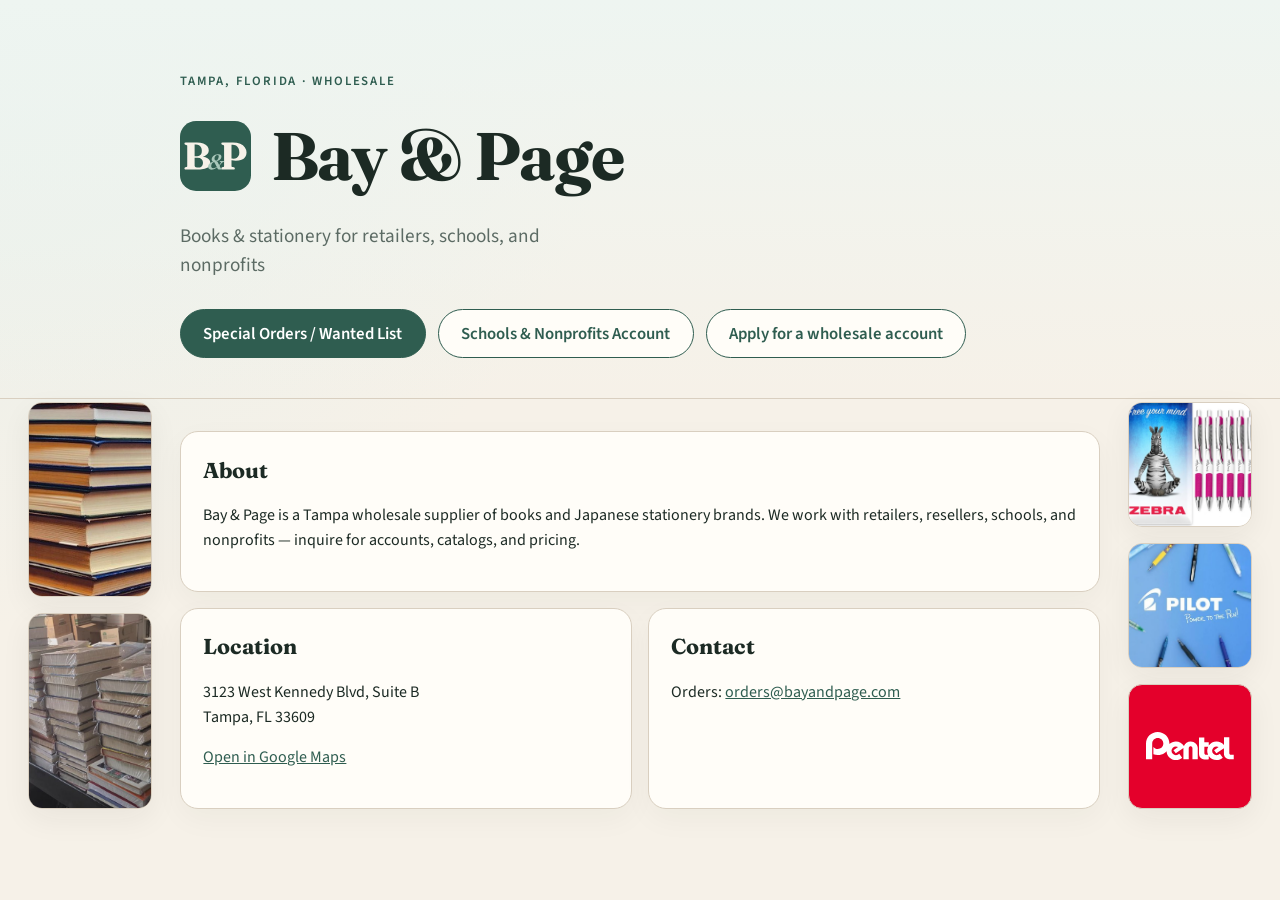
<file: index.html>
<!DOCTYPE html>
<html lang="en">
<head>
  <meta charset="utf-8" />
  <meta name="viewport" content="width=device-width, initial-scale=1" />
  <title>Bay &amp; Page — Wholesale Books &amp; Stationery | Tampa, FL</title>
  <meta name="description" content="Bay &amp; Page supplies books and stationery wholesale to retailers, resellers, schools, and nonprofits in Tampa and beyond." />
  <link rel="icon" href="/favicon.ico" sizes="any" />
  <link rel="icon" href="/favicon.svg" type="image/svg+xml" />
  <link rel="icon" href="/favicon-32.png" type="image/png" sizes="32x32" />
  <link rel="icon" href="/favicon-16.png" type="image/png" sizes="16x16" />
  <link rel="apple-touch-icon" href="/apple-touch-icon.png" sizes="180x180" />
  <link rel="preconnect" href="https://fonts.googleapis.com" />
  <link rel="preconnect" href="https://fonts.gstatic.com" crossorigin />
  <link href="https://fonts.googleapis.com/css2?family=Fraunces:opsz,wght@9..144,500;9..144,700&family=Source+Sans+3:wght@400;600&display=swap" rel="stylesheet" />
  <link rel="stylesheet" href="/styles.css?v=19" />
</head>
<body>
  <div class="page">
  <header class="site-header">
    <div class="wrap">
      <p class="eyebrow">Tampa, Florida · Wholesale</p>
      <h1 class="brand"><img class="logo-mark" src="/logo-mark.svg" alt="Bay &amp; Page logo" width="40" height="40" /><span>Bay &amp; Page</span></h1>
      <p class="tagline">Books &amp; stationery for retailers, schools, and nonprofits</p>
      <nav class="quick-nav quick-nav-home" aria-label="Wholesale tools">
        <a class="btn" href="/special-orders/">Special Orders / Wanted List</a>
        <a class="btn btn-ghost" href="/schools-businesses/">Schools &amp; Nonprofits Account</a>
        <a class="btn btn-ghost" href="/wholesale/">Apply for a wholesale account</a>
      </nav>
    </div>
  </header>

  <main class="wrap">
    <section class="card about">
      <h2>About</h2>
      <p>
        Bay &amp; Page is a Tampa wholesale supplier of books and Japanese
        stationery brands.
        We work with retailers, resellers, schools, and nonprofits — inquire
        for accounts, catalogs, and pricing.
      </p>
    </section>

    <section class="grid">
      <article class="card">
        <h2>Location</h2>
        <p>
          3123 West Kennedy Blvd, Suite B<br />
          Tampa, FL 33609
        </p>
        <p>
          <a href="https://maps.google.com/?q=3123+West+Kennedy+Blvd,+Suite+B,+Tampa,+FL+33609">Open in Google Maps</a>
        </p>
      </article>

      <article class="card">
        <h2>Contact</h2>
        <p>
          Orders: <a href="mailto:orders@bayandpage.com">orders@bayandpage.com</a>
        </p>
      </article>
    </section>

    <!-- Brand logos as a small row on narrower screens (the right rail shows them on wide screens) -->
    <section class="brands-row" aria-label="Brands we carry">
      <p class="brands-row-label">Brands we carry</p>
      <div class="brands-row-logos">
        <img src="/img/brands/zebra.svg" alt="Zebra" width="238" height="33" />
        <img src="/img/brands/pilot.svg" alt="Pilot" width="200" height="60" />
        <img src="/img/brands/pentel.svg" alt="Pentel" width="222" height="72" />
      </div>
    </section>
  </main>

  <!-- Side rails (desktop only, 1240px and wider). They sit in the page margins and never move the centered content. Photos: Bay &amp; Page warehouse. -->
  <aside class="rail rail-books" aria-label="Books">
    <figure class="rail-slot photo-card"><img src="/img/books/old-hardcovers.jpg" alt="A tall stack of hardcover books" width="630" height="484" /></figure>
    <figure class="rail-slot photo-card"><img src="/img/books/wh-stacks.jpg" alt="Shrink-wrapped stacks of hardcover books in our warehouse" width="640" height="524" /></figure>
  </aside>

  <aside class="rail rail-brands" aria-label="Brands we carry">
    <figure class="rail-slot photo-card"><img src="/img/brands/zebra-photo.jpg" alt="Zebra" width="601" height="548" /></figure>
    <figure class="rail-slot photo-card"><img src="/img/brands/pilot-photo.jpg" alt="Pilot" width="518" height="511" /></figure>
    <figure class="rail-slot photo-card pentel-card"><img src="/img/brands/pentel.svg" alt="Pentel" width="222" height="72" /></figure>
  </aside>
  </div>
</body>
</html>
</file>
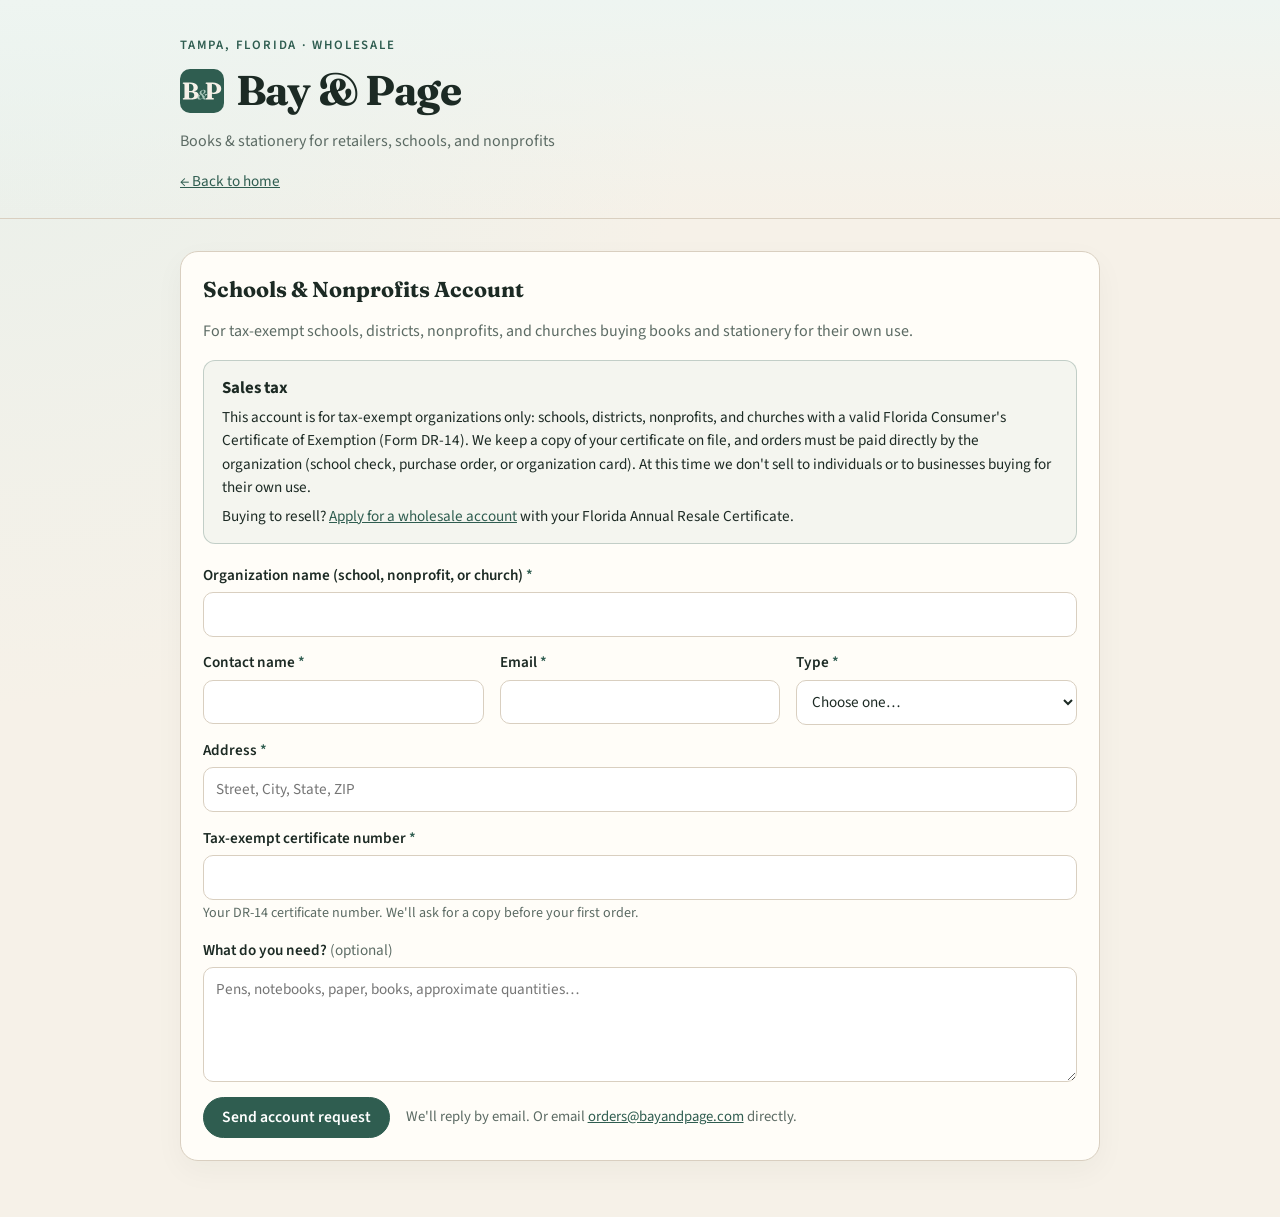
<file: schools-businesses/index.html>
<!DOCTYPE html>
<html lang="en">
<head>
  <meta charset="utf-8" />
  <meta name="viewport" content="width=device-width, initial-scale=1" />
  <title>Schools &amp; Nonprofits Account | Bay &amp; Page</title>
  <meta name="description" content="Open a Bay &amp; Page account for your tax-exempt school, district, nonprofit, or church buying books and stationery for its own use." />
  <link rel="icon" href="/favicon.ico" sizes="any" />
  <link rel="icon" href="/favicon.svg" type="image/svg+xml" />
  <link rel="icon" href="/favicon-32.png" type="image/png" sizes="32x32" />
  <link rel="icon" href="/favicon-16.png" type="image/png" sizes="16x16" />
  <link rel="apple-touch-icon" href="/apple-touch-icon.png" sizes="180x180" />
  <link rel="preconnect" href="https://fonts.googleapis.com" />
  <link rel="preconnect" href="https://fonts.gstatic.com" crossorigin />
  <link href="https://fonts.googleapis.com/css2?family=Fraunces:opsz,wght@9..144,500;9..144,700&family=Source+Sans+3:wght@400;600&display=swap" rel="stylesheet" />
  <link rel="stylesheet" href="/styles.css?v=19" />
</head>
<body>
  <header class="site-header site-header-sub">
    <div class="wrap">
      <p class="eyebrow">Tampa, Florida · Wholesale</p>
      <h1 class="site-title"><a class="home-link brand" href="/"><img class="logo-mark" src="/logo-mark.svg" alt="Bay &amp; Page logo" width="40" height="40" /><span>Bay &amp; Page</span></a></h1>
      <p class="tagline">Books &amp; stationery for retailers, schools, and nonprofits</p>
      <p class="back-link"><a href="/">← Back to home</a></p>
    </div>
  </header>

  <main class="wrap">
    <section class="card section" id="schools">
      <h2>Schools &amp; Nonprofits Account</h2>
      <p class="lead">
        For tax-exempt schools, districts, nonprofits, and churches buying books and stationery for their own use.
      </p>
      <div class="tax-note">
        <h3>Sales tax</h3>
        <p>This account is for tax-exempt organizations only: schools, districts, nonprofits, and churches with a valid Florida Consumer's Certificate of Exemption (Form DR-14). We keep a copy of your certificate on file, and orders must be paid directly by the organization (school check, purchase order, or organization card). At this time we don't sell to individuals or to businesses buying for their own use.</p>
        <p>Buying to resell? <a href="/wholesale/">Apply for a wholesale account</a> with your Florida Annual Resale Certificate.</p>
      </div>
      <form id="schools-form" class="form" aria-label="Schools &amp; Nonprofits Account" novalidate>
        <div class="form-grid">
          <label class="span-all"><span class="field-label">Organization name (school, nonprofit, or church) <span class="req" aria-hidden="true">*</span></span>
            <input type="text" name="organization" autocomplete="organization" maxlength="200" required />
          </label>
          <label><span class="field-label">Contact name <span class="req" aria-hidden="true">*</span></span>
            <input type="text" name="contact" autocomplete="name" maxlength="200" required />
          </label>
          <label><span class="field-label">Email <span class="req" aria-hidden="true">*</span></span>
            <input type="email" name="email" autocomplete="email" maxlength="254" required />
          </label>
          <label><span class="field-label">Type <span class="req" aria-hidden="true">*</span></span>
            <select name="type" required>
              <option value="">Choose one…</option>
              <option>School or district</option>
              <option>Nonprofit or church</option>
              <option>Other</option>
            </select>
          </label>
          <label class="span-all"><span class="field-label">Address <span class="req" aria-hidden="true">*</span></span>
            <input type="text" name="address" autocomplete="street-address" maxlength="300" placeholder="Street, City, State, ZIP" required />
          </label>
          <label class="span-all"><span class="field-label">Tax-exempt certificate number <span class="req" aria-hidden="true">*</span></span>
            <input type="text" name="exempt" maxlength="100" aria-describedby="exempt-help" required />
            <span class="field-help" id="exempt-help">Your DR-14 certificate number. We'll ask for a copy before your first order.</span>
          </label>
        </div>
        <label><span class="field-label">What do you need? <span class="optional">(optional)</span></span>
          <textarea name="needs" rows="4" maxlength="5000" placeholder="Pens, notebooks, paper, books, approximate quantities…"></textarea>
        </label>
        <!-- Spam honeypot (Web3Forms): hidden from people, left unchecked -->
        <input type="checkbox" name="botcheck" class="hidden" style="display: none;" tabindex="-1" autocomplete="off" aria-hidden="true" />
        <div class="form-actions">
          <button type="submit" class="btn">Send account request</button>
          <p class="form-note">We'll reply by email.
            Or email <a href="mailto:orders@bayandpage.com">orders@bayandpage.com</a> directly.</p>
        </div>
        <p class="form-status" role="status" aria-live="polite"></p>
      </form>
      <div class="form-success" role="status" aria-live="polite" hidden>
        <p>Thank you — we received your request and will reply by email from orders@bayandpage.com.</p>
        <button type="button" class="btn btn-ghost send-another">Send another request</button>
      </div>
    </section>
  </main>

  <script src="/forms.js?v=19"></script>
</body>
</html>
</file>
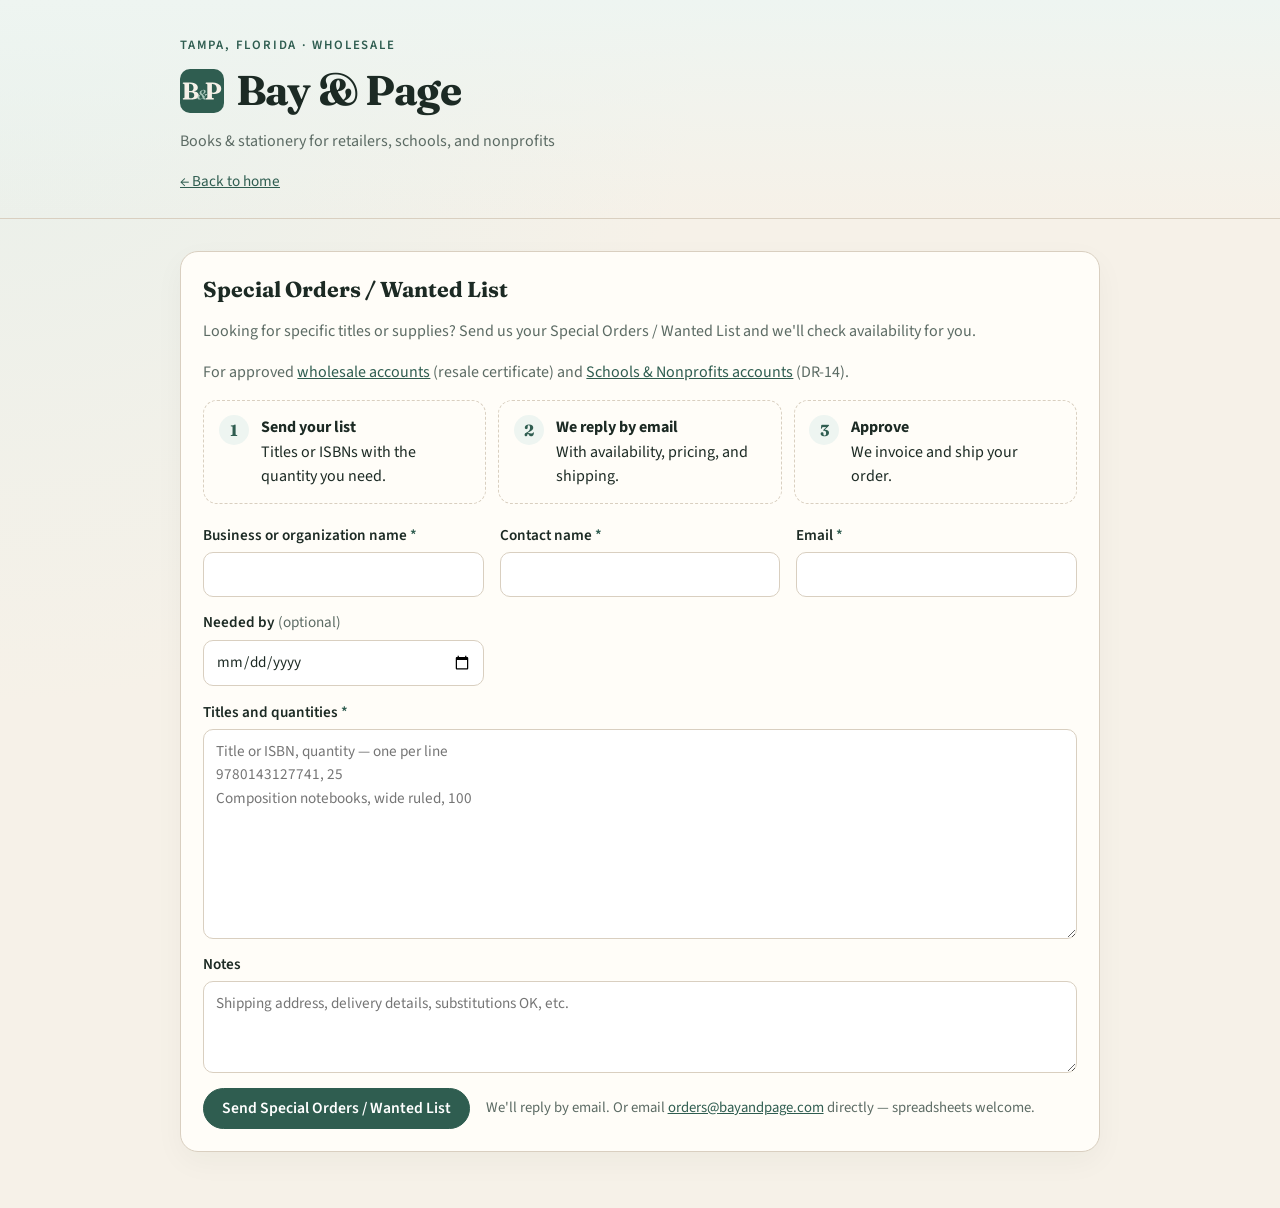
<file: special-orders/index.html>
<!DOCTYPE html>
<html lang="en">
<head>
  <meta charset="utf-8" />
  <meta name="viewport" content="width=device-width, initial-scale=1" />
  <title>Special Orders / Wanted List | Bay &amp; Page</title>
  <meta name="description" content="Send Bay &amp; Page your Special Orders / Wanted List of titles or ISBNs and quantities. We reply by email with availability, pricing, and shipping." />
  <link rel="icon" href="/favicon.ico" sizes="any" />
  <link rel="icon" href="/favicon.svg" type="image/svg+xml" />
  <link rel="icon" href="/favicon-32.png" type="image/png" sizes="32x32" />
  <link rel="icon" href="/favicon-16.png" type="image/png" sizes="16x16" />
  <link rel="apple-touch-icon" href="/apple-touch-icon.png" sizes="180x180" />
  <link rel="preconnect" href="https://fonts.googleapis.com" />
  <link rel="preconnect" href="https://fonts.gstatic.com" crossorigin />
  <link href="https://fonts.googleapis.com/css2?family=Fraunces:opsz,wght@9..144,500;9..144,700&family=Source+Sans+3:wght@400;600&display=swap" rel="stylesheet" />
  <link rel="stylesheet" href="/styles.css?v=19" />
</head>
<body>
  <header class="site-header site-header-sub">
    <div class="wrap">
      <p class="eyebrow">Tampa, Florida · Wholesale</p>
      <h1 class="site-title"><a class="home-link brand" href="/"><img class="logo-mark" src="/logo-mark.svg" alt="Bay &amp; Page logo" width="40" height="40" /><span>Bay &amp; Page</span></a></h1>
      <p class="tagline">Books &amp; stationery for retailers, schools, and nonprofits</p>
      <p class="back-link"><a href="/">← Back to home</a></p>
    </div>
  </header>

  <main class="wrap">
    <section class="card section" id="special-orders">
      <h2>Special Orders / Wanted List</h2>
      <p class="lead">
        Looking for specific titles or supplies? Send us your Special Orders / Wanted List
        and we'll check availability for you.
      </p>
      <p class="lead">
        For approved <a href="/wholesale/">wholesale accounts</a> (resale certificate) and
        <a href="/schools-businesses/">Schools &amp; Nonprofits accounts</a> (DR-14).
      </p>
      <ol class="steps">
        <li><span class="step-num">1</span><div><strong>Send your list</strong><br />Titles or ISBNs with the quantity you need.</div></li>
        <li><span class="step-num">2</span><div><strong>We reply by email</strong><br />With availability, pricing, and shipping.</div></li>
        <li><span class="step-num">3</span><div><strong>Approve</strong><br />We invoice and ship your order.</div></li>
      </ol>
      <form id="list-form" class="form" aria-label="Special Orders / Wanted List" novalidate>
        <div class="form-grid">
          <label><span class="field-label">Business or organization name <span class="req" aria-hidden="true">*</span></span>
            <input type="text" name="business" autocomplete="organization" maxlength="200" required />
          </label>
          <label><span class="field-label">Contact name <span class="req" aria-hidden="true">*</span></span>
            <input type="text" name="contact" autocomplete="name" maxlength="200" required />
          </label>
          <label><span class="field-label">Email <span class="req" aria-hidden="true">*</span></span>
            <input type="email" name="email" autocomplete="email" maxlength="254" required />
          </label>
          <label><span class="field-label">Needed by <span class="optional">(optional)</span></span>
            <input type="date" name="needed" />
          </label>
        </div>
        <label><span class="field-label">Titles and quantities <span class="req" aria-hidden="true">*</span></span>
          <textarea name="list" rows="8" maxlength="20000" required placeholder="Title or ISBN, quantity — one per line&#10;9780143127741, 25&#10;Composition notebooks, wide ruled, 100"></textarea>
        </label>
        <label><span class="field-label">Notes</span>
          <textarea name="notes" rows="3" maxlength="5000" placeholder="Shipping address, delivery details, substitutions OK, etc."></textarea>
        </label>
        <!-- Spam honeypot (Web3Forms): hidden from people, left unchecked -->
        <input type="checkbox" name="botcheck" class="hidden" style="display: none;" tabindex="-1" autocomplete="off" aria-hidden="true" />
        <div class="form-actions">
          <button type="submit" class="btn">Send Special Orders / Wanted List</button>
          <p class="form-note">We'll reply by email.
            Or email <a href="mailto:orders@bayandpage.com">orders@bayandpage.com</a> directly — spreadsheets welcome.</p>
        </div>
        <p class="form-status" role="status" aria-live="polite"></p>
      </form>
      <div class="form-success" role="status" aria-live="polite" hidden>
        <p>Thank you — we received your request and will reply by email from orders@bayandpage.com.</p>
        <button type="button" class="btn btn-ghost send-another">Send another request</button>
      </div>
    </section>
  </main>

  <script src="/forms.js?v=19"></script>
</body>
</html>
</file>
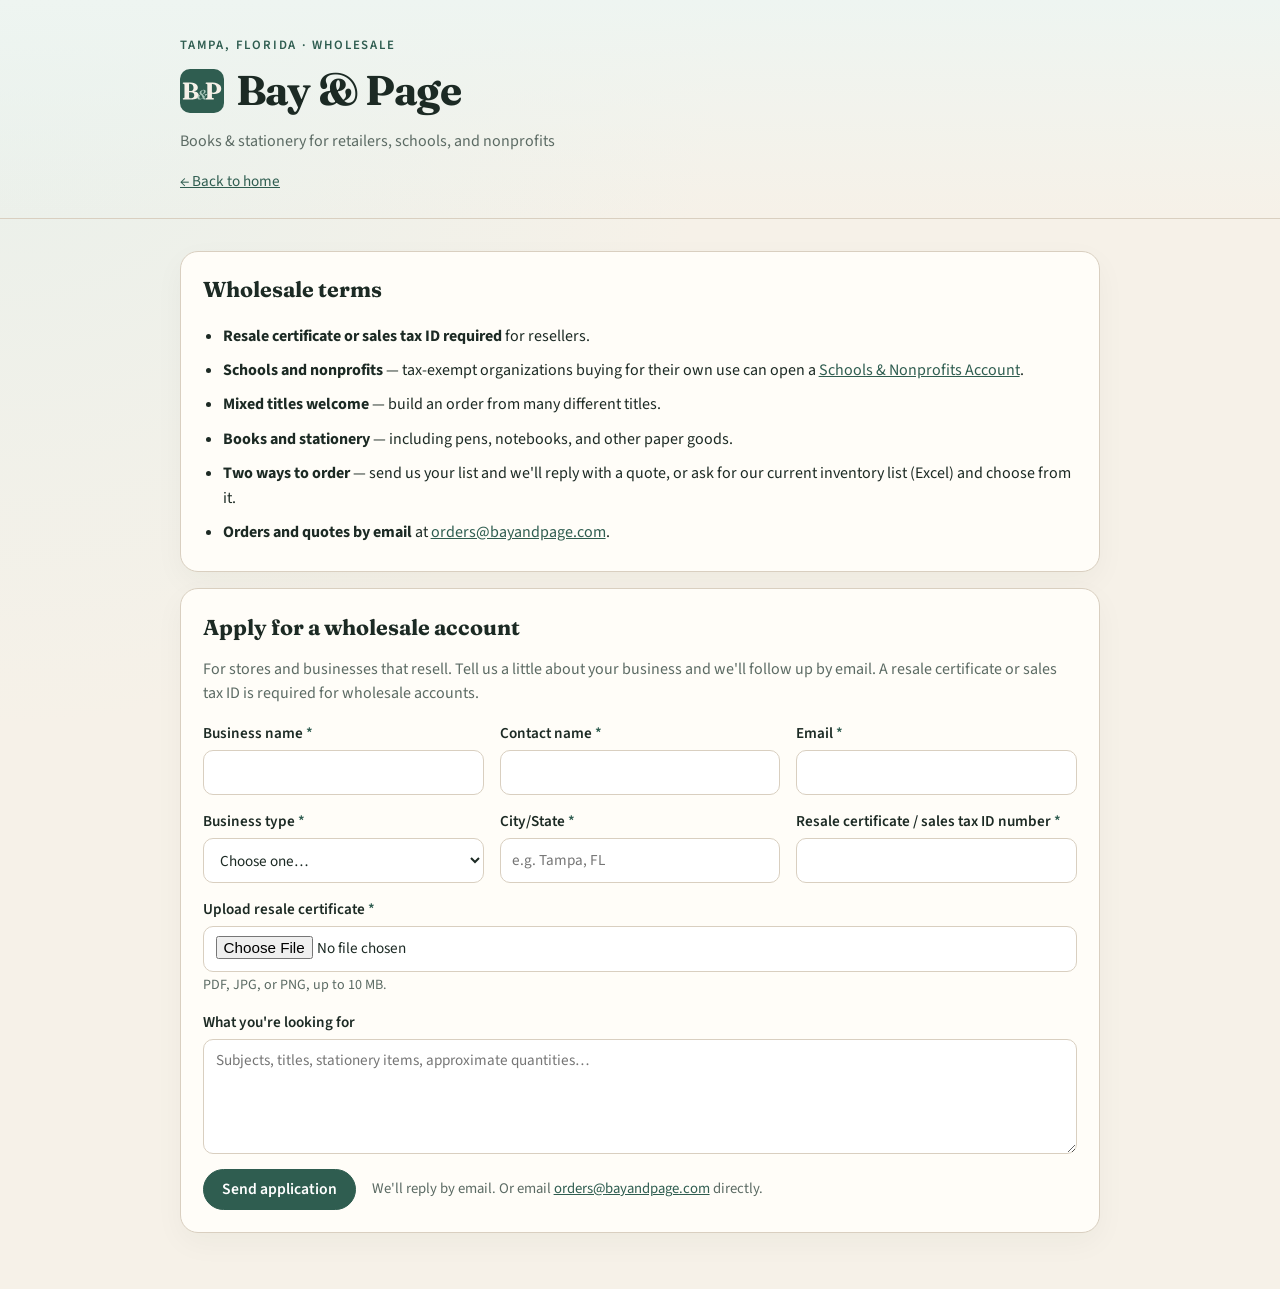
<file: wholesale/index.html>
<!DOCTYPE html>
<html lang="en">
<head>
  <meta charset="utf-8" />
  <meta name="viewport" content="width=device-width, initial-scale=1" />
  <title>Wholesale Account | Bay &amp; Page</title>
  <meta name="description" content="Apply for a Bay &amp; Page wholesale account — books and stationery for stores and businesses that resell, from Tampa, FL. A resale certificate or sales tax ID is required." />
  <link rel="icon" href="/favicon.ico" sizes="any" />
  <link rel="icon" href="/favicon.svg" type="image/svg+xml" />
  <link rel="icon" href="/favicon-32.png" type="image/png" sizes="32x32" />
  <link rel="icon" href="/favicon-16.png" type="image/png" sizes="16x16" />
  <link rel="apple-touch-icon" href="/apple-touch-icon.png" sizes="180x180" />
  <link rel="preconnect" href="https://fonts.googleapis.com" />
  <link rel="preconnect" href="https://fonts.gstatic.com" crossorigin />
  <link href="https://fonts.googleapis.com/css2?family=Fraunces:opsz,wght@9..144,500;9..144,700&family=Source+Sans+3:wght@400;600&display=swap" rel="stylesheet" />
  <link rel="stylesheet" href="/styles.css?v=19" />
</head>
<body>
  <header class="site-header site-header-sub">
    <div class="wrap">
      <p class="eyebrow">Tampa, Florida · Wholesale</p>
      <h1 class="site-title"><a class="home-link brand" href="/"><img class="logo-mark" src="/logo-mark.svg" alt="Bay &amp; Page logo" width="40" height="40" /><span>Bay &amp; Page</span></a></h1>
      <p class="tagline">Books &amp; stationery for retailers, schools, and nonprofits</p>
      <p class="back-link"><a href="/">← Back to home</a></p>
    </div>
  </header>

  <main class="wrap">
    <section class="card section" id="terms">
      <h2>Wholesale terms</h2>
      <ul class="terms">
        <li><strong>Resale certificate or sales tax ID required</strong> for resellers.</li>
        <li><strong>Schools and nonprofits</strong> — tax-exempt organizations buying for their own use can open a <a href="/schools-businesses/">Schools &amp; Nonprofits Account</a>.</li>
        <li><strong>Mixed titles welcome</strong> — build an order from many different titles.</li>
        <li><strong>Books and stationery</strong> — including pens, notebooks, and other paper goods.</li>
        <li><strong>Two ways to order</strong> — send us your list and we'll reply with a quote, or ask for our current inventory list (Excel) and choose from it.</li>
        <li><strong>Orders and quotes by email</strong> at <a href="mailto:orders@bayandpage.com">orders@bayandpage.com</a>.</li>
      </ul>
    </section>
    <section class="card section" id="apply">
      <h2>Apply for a wholesale account</h2>
      <p class="lead">
        For stores and businesses that resell.
        Tell us a little about your business and we'll follow up by email.
        A resale certificate or sales tax ID is required for wholesale accounts.
      </p>
      <form id="apply-form" class="form" action="https://formsubmit.co/orders@bayandpage.com" method="POST" enctype="multipart/form-data" novalidate>
        <!-- FormSubmit settings (https://formsubmit.co/documentation). _subject gets the business name added on submit. -->
        <input type="hidden" name="_subject" value="Wholesale account application" />
        <input type="hidden" name="_template" value="table" />
        <input type="hidden" name="_captcha" value="false" />
        <input type="hidden" name="_next" value="https://bayandpage.com/wholesale/thank-you/" />
        <input type="hidden" name="_replyto" value="" />
        <div class="form-grid">
          <label><span class="field-label">Business name <span class="req" aria-hidden="true">*</span></span>
            <input type="text" name="Business name" autocomplete="organization" maxlength="200" required />
          </label>
          <label><span class="field-label">Contact name <span class="req" aria-hidden="true">*</span></span>
            <input type="text" name="Contact name" autocomplete="name" maxlength="200" required />
          </label>
          <label><span class="field-label">Email <span class="req" aria-hidden="true">*</span></span>
            <input type="email" name="email" autocomplete="email" maxlength="254" required />
          </label>
          <label><span class="field-label">Business type <span class="req" aria-hidden="true">*</span></span>
            <select name="Business type" required>
              <option value="">Choose one…</option>
              <option>Bookstore/retailer</option>
              <option>Online seller</option>
              <option>Distributor</option>
              <option>Other reseller</option>
            </select>
          </label>
          <label><span class="field-label">City/State <span class="req" aria-hidden="true">*</span></span>
            <input type="text" name="City/State" maxlength="200" placeholder="e.g. Tampa, FL" required />
          </label>
          <label><span class="field-label">Resale certificate / sales tax ID number <span class="req" aria-hidden="true">*</span></span>
            <input type="text" name="Resale certificate / sales tax ID" maxlength="100" required />
          </label>
          <label class="span-all"><span class="field-label">Upload resale certificate <span class="req" aria-hidden="true">*</span></span>
            <input type="file" name="attachment" accept=".pdf,.jpg,.jpeg,.png" data-max-mb="10" aria-describedby="certificate-help" required />
            <span class="field-help" id="certificate-help">PDF, JPG, or PNG, up to 10 MB.</span>
          </label>
        </div>
        <label><span class="field-label">What you're looking for</span>
          <textarea name="What you're looking for" rows="4" maxlength="5000" placeholder="Subjects, titles, stationery items, approximate quantities…"></textarea>
        </label>
        <!-- Spam honeypot (FormSubmit): hidden from people, left empty -->
        <input type="text" name="_honey" class="hidden" style="display: none;" tabindex="-1" autocomplete="off" aria-hidden="true" />
        <div class="form-actions">
          <button type="submit" class="btn">Send application</button>
          <p class="form-note">We'll reply by email.
            Or email <a href="mailto:orders@bayandpage.com">orders@bayandpage.com</a> directly.</p>
        </div>
        <p class="form-status" role="status" aria-live="polite"></p>
      </form>
    </section>
  </main>

  <script src="/forms.js?v=19"></script>
</body>
</html>
</file>
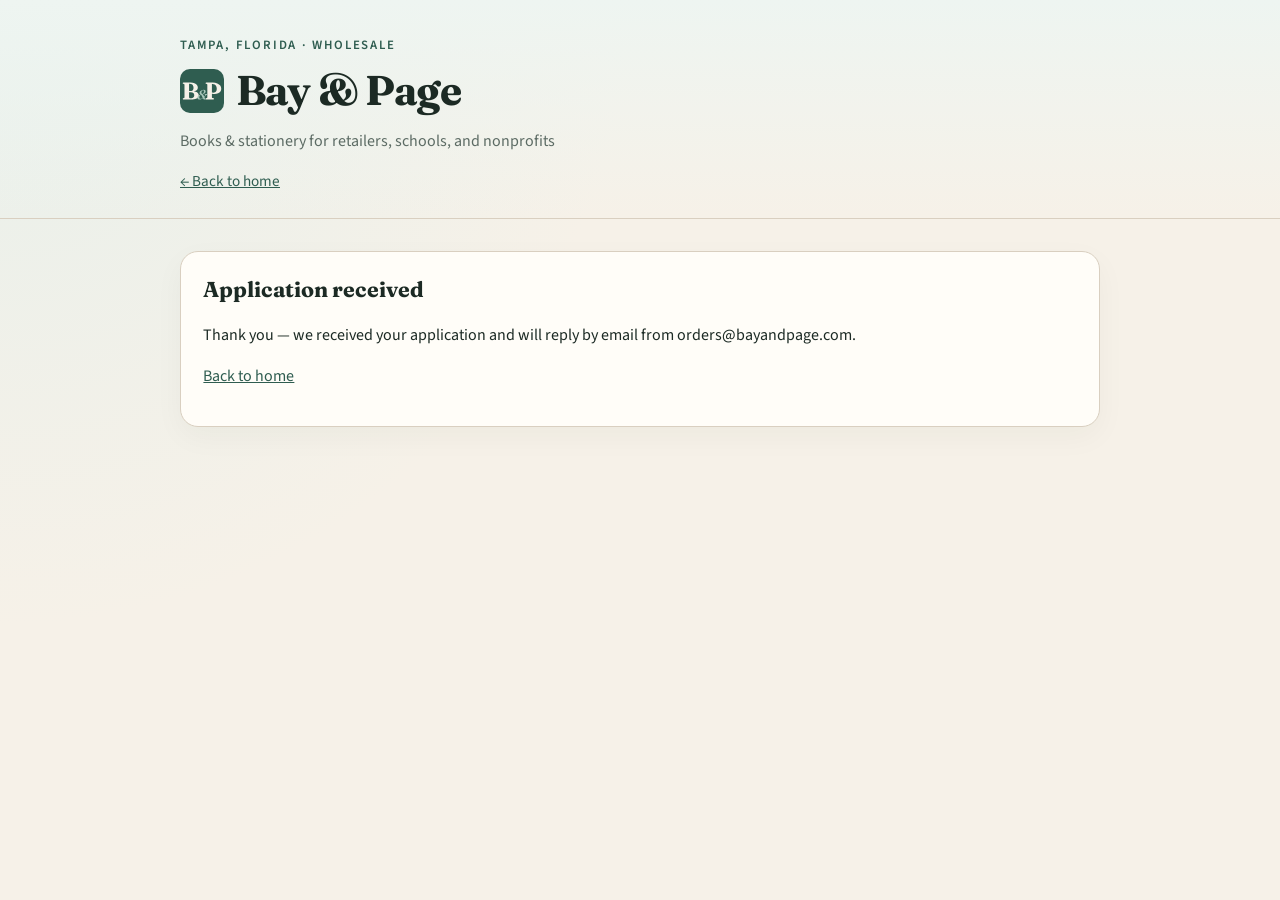
<file: wholesale/thank-you/index.html>
<!DOCTYPE html>
<html lang="en">
<head>
  <meta charset="utf-8" />
  <meta name="viewport" content="width=device-width, initial-scale=1" />
  <title>Application Received | Bay &amp; Page</title>
  <meta name="description" content="Thank you for applying for a Bay &amp; Page wholesale account." />
  <meta name="robots" content="noindex" />
  <link rel="icon" href="/favicon.ico" sizes="any" />
  <link rel="icon" href="/favicon.svg" type="image/svg+xml" />
  <link rel="icon" href="/favicon-32.png" type="image/png" sizes="32x32" />
  <link rel="icon" href="/favicon-16.png" type="image/png" sizes="16x16" />
  <link rel="apple-touch-icon" href="/apple-touch-icon.png" sizes="180x180" />
  <link rel="preconnect" href="https://fonts.googleapis.com" />
  <link rel="preconnect" href="https://fonts.gstatic.com" crossorigin />
  <link href="https://fonts.googleapis.com/css2?family=Fraunces:opsz,wght@9..144,500;9..144,700&family=Source+Sans+3:wght@400;600&display=swap" rel="stylesheet" />
  <link rel="stylesheet" href="/styles.css?v=19" />
</head>
<body>
  <header class="site-header site-header-sub">
    <div class="wrap">
      <p class="eyebrow">Tampa, Florida · Wholesale</p>
      <h1 class="site-title"><a class="home-link brand" href="/"><img class="logo-mark" src="/logo-mark.svg" alt="Bay &amp; Page logo" width="40" height="40" /><span>Bay &amp; Page</span></a></h1>
      <p class="tagline">Books &amp; stationery for retailers, schools, and nonprofits</p>
      <p class="back-link"><a href="/">← Back to home</a></p>
    </div>
  </header>

  <main class="wrap">
    <section class="card section" id="thank-you">
      <h2>Application received</h2>
      <p>Thank you — we received your application and will reply by email from orders@bayandpage.com.</p>
      <p><a href="/">Back to home</a></p>
    </section>
  </main>
</body>
</html>
</file>
<file: styles.css>
:root {
  --ink: #1c2a24;
  --paper: #f6f1e8;
  --card: #fffdf8;
  --accent: #2f5d50;
  --line: #d9cfc0;
  --muted: #5c6b64;
}
* { box-sizing: border-box; }
body {
  margin: 0;
  font-family: "Source Sans 3", system-ui, sans-serif;
  color: var(--ink);
  background:
    radial-gradient(circle at top left, #e8f0eb 0, transparent 40%),
    var(--paper);
  line-height: 1.55;
}
.wrap { width: min(920px, calc(100% - 2rem)); margin: 0 auto; }
.site-header {
  padding: 4.5rem 0 2.5rem;
  border-bottom: 1px solid var(--line);
  background: linear-gradient(180deg, #eef5f1, transparent);
}
.eyebrow {
  text-transform: uppercase;
  letter-spacing: 0.14em;
  font-size: 0.8rem;
  color: var(--accent);
  margin: 0 0 0.75rem;
  font-weight: 600;
}
h1 {
  font-family: Fraunces, Georgia, serif;
  font-size: clamp(2.6rem, 7vw, 4.2rem);
  margin: 0;
  font-weight: 700;
  letter-spacing: -0.02em;
}
.tagline {
  margin: 0.85rem 0 0;
  font-size: 1.2rem;
  color: var(--muted);
  max-width: 28rem;
}
main { padding: 2rem 0 3.5rem; }
.card {
  background: var(--card);
  border: 1px solid var(--line);
  border-radius: 18px;
  padding: 1.35rem 1.4rem;
  box-shadow: 0 10px 30px rgba(28, 42, 36, 0.04);
}
.about { margin-bottom: 1rem; }
h2 {
  font-family: Fraunces, Georgia, serif;
  font-size: 1.35rem;
  margin: 0 0 0.75rem;
}
.grid {
  display: grid;
  gap: 1rem;
  grid-template-columns: repeat(auto-fit, minmax(240px, 1fr));
}
.hours { list-style: none; padding: 0; margin: 0; }
.hours li {
  display: flex;
  justify-content: space-between;
  gap: 1rem;
  padding: 0.35rem 0;
  border-bottom: 1px dashed var(--line);
}
.hours li:last-child { border-bottom: 0; }
a { color: var(--accent); }

/* ---- Quick nav (header) ---- */
.quick-nav {
  display: flex;
  flex-wrap: wrap;
  gap: 0.6rem;
  margin-top: 1.5rem;
}
.btn {
  display: inline-block;
  font: inherit;
  font-weight: 600;
  font-size: 0.98rem;
  line-height: 1.2;
  padding: 0.65rem 1.1rem;
  border-radius: 999px;
  border: 1px solid var(--accent);
  background: var(--accent);
  color: #fff;
  text-decoration: none;
  cursor: pointer;
}
.btn:hover { background: #264c41; border-color: #264c41; }
.btn-ghost { background: var(--card); color: var(--accent); border-color: var(--line); }
.btn-ghost:hover { background: #eef5f1; border-color: var(--accent); }
.btn:focus-visible { outline: 3px solid rgba(47, 93, 80, 0.35); outline-offset: 2px; }

/* ---- New sections ---- */
html { scroll-behavior: smooth; }
.section { margin-top: 1rem; scroll-margin-top: 1rem; }
.lead { margin: 0 0 1rem; color: var(--muted); }
.terms { margin: 0; padding-left: 1.2rem; }
.terms li { padding: 0.3rem 0; }

.steps {
  list-style: none;
  padding: 0;
  margin: 0 0 1.25rem;
  display: grid;
  gap: 0.75rem;
  grid-template-columns: repeat(auto-fit, minmax(200px, 1fr));
}
.steps li {
  display: flex;
  gap: 0.75rem;
  align-items: flex-start;
  padding: 0.85rem 0.9rem;
  border: 1px dashed var(--line);
  border-radius: 14px;
}
.step-num {
  flex: 0 0 auto;
  width: 1.9rem;
  height: 1.9rem;
  border-radius: 50%;
  background: #eef5f1;
  color: var(--accent);
  font-family: Fraunces, Georgia, serif;
  font-weight: 700;
  display: grid;
  place-items: center;
}

/* ---- Forms ---- */
.form { display: grid; gap: 0.9rem; }
.form-grid {
  display: grid;
  gap: 0.9rem 1rem;
  grid-template-columns: repeat(auto-fit, minmax(240px, 1fr));
}
.form label {
  display: grid;
  gap: 0.3rem;
  font-weight: 600;
  font-size: 0.95rem;
}
.form input,
.form select,
.form textarea {
  font: inherit;
  font-weight: 400;
  color: var(--ink);
  background: #fff;
  border: 1px solid var(--line);
  border-radius: 10px;
  padding: 0.6rem 0.7rem;
  width: 100%;
}
.form textarea { resize: vertical; }
.form input:focus,
.form select:focus,
.form textarea:focus {
  outline: none;
  border-color: var(--accent);
  box-shadow: 0 0 0 3px rgba(47, 93, 80, 0.15);
}
.form .invalid { border-color: #a4452f; }
.req { color: var(--accent); }
.optional { color: var(--muted); font-weight: 400; }
.form-actions {
  display: flex;
  flex-wrap: wrap;
  align-items: center;
  gap: 0.75rem 1rem;
}
.form-note { margin: 0; color: var(--muted); font-size: 0.92rem; flex: 1 1 18rem; }
.form-status { margin: 0; font-size: 0.95rem; }
.form-status:empty { display: none; }
.form-status.error { color: #a4452f; }
.form-status.ok { color: var(--accent); }
.form-status.warn { color: #7a5a1c; }
.field-label { display: block; }
.form-status.sending { color: var(--muted); }
.form-success {
  background: #eef5f1;
  border: 1px solid var(--line);
  border-radius: 14px;
  padding: 1rem 1.1rem;
  color: var(--accent);
}
.form-success p { margin: 0 0 0.75rem; font-weight: 600; }
.form-success:focus { outline: none; }
.btn:disabled { opacity: 0.7; cursor: wait; }
[hidden] { display: none !important; }
.form-grid { align-items: start; }
.field-help { font-weight: 400; font-size: 0.88rem; color: var(--muted); line-height: 1.4; }
.form-grid .span-all { grid-column: 1 / -1; }

/* ---- Multi-page: home buttons and subpage header ---- */
.quick-nav-home { gap: 0.75rem; margin-top: 1.75rem; }
.quick-nav-home .btn { padding: 0.85rem 1.4rem; font-size: 1.05rem; }
.quick-nav-home .btn-ghost { border-color: var(--accent); }
.site-header-sub { padding: 2.25rem 0 1.5rem; }
.site-title {
  font-family: Fraunces, Georgia, serif;
  font-size: clamp(1.9rem, 5vw, 2.6rem);
  font-weight: 700;
  letter-spacing: -0.02em;
  line-height: 1.1;
  margin: 0;
}
.home-link { color: var(--ink); text-decoration: none; }
.home-link:hover { color: var(--accent); }
.site-header-sub .tagline { font-size: 1rem; margin-top: 0.5rem; }
.back-link { margin: 1rem 0 0; font-size: 0.95rem; }
main > .section:first-child { margin-top: 0; }

/* ---- Logo mark (B&P monogram) left of the site title ---- */
.brand { display: flex; align-items: center; gap: 0.3em; }
a.brand { display: inline-flex; }
.logo-mark {
  width: 1.05em;
  height: 1.05em;
  flex: none;
  display: block;
}

/* Short pages (e.g. thank-you): keep the soft background gradient from repeating as a visible block */
body { min-height: 100vh; background-repeat: no-repeat; }

/* ---- Home page side rails (books left, brands right) ----
   The rails are absolutely positioned in the page margins, so the centered
   content keeps exactly the same position and width. */
.page { position: relative; }
.rail { display: none; }
.rail-slot { margin: 0; }
.brand-card {
  background: #fff;
  border: 1px solid var(--line);
  border-radius: 14px;
  box-shadow: 0 10px 30px rgba(28, 42, 36, 0.04);
}

@media (min-width: 1240px) {
  .rail {
    position: absolute;
    top: 4.5rem;            /* lines up with the top of the header text */
    bottom: 3.5rem;         /* lines up with the bottom of the last card */
    width: min(160px, calc((100% - 920px) / 2 - 56px));
    display: flex;
    flex-direction: column;
    gap: 1rem;
  }
  .rail-books  { right: calc(50% + 460px + 28px); }
  .rail-brands { left: calc(50% + 460px + 28px); }
  .rail .rail-slot {
    flex: 1 1 0;
    min-height: 0;
    display: flex;
    align-items: center;
    justify-content: center;
  }
  .rail-books img {
    display: block;
    width: 100%;
    height: 100%;
    object-fit: contain;
    filter: drop-shadow(0 8px 16px rgba(28, 42, 36, 0.10));
  }
  .rail-brands .brand-card {
    width: 100%;
    aspect-ratio: 16 / 9;
    display: flex;
    align-items: center;
    justify-content: center;
  }
  .rail-brands img { display: block; width: 78%; height: auto; }
  .brands-row { display: none; }
}

/* Narrower screens: logos as a small row after the cards */
.brands-row {
  margin-top: 1rem;
  text-align: center;
}
.brands-row-label {
  margin: 0 0 0.6rem;
  font-size: 0.8rem;
  letter-spacing: 0.14em;
  text-transform: uppercase;
  color: var(--muted);
  font-weight: 600;
}
.brands-row-logos {
  display: flex;
  align-items: center;
  justify-content: center;
  gap: clamp(1rem, 5vw, 2.5rem);
  background: #fff;
  border: 1px solid var(--line);
  border-radius: 14px;
  padding: 0.9rem 1.2rem;
}
.brands-row-logos img {
  display: block;
  flex: 0 1 auto;
  min-width: 0;
  width: auto;
  height: 28px;
  max-width: 30%;
  object-fit: contain;
}

/* Book rail is hidden until real covers are added. To show it, delete this rule. */

/* Brand rail: logos grouped beside the cards (below the header line) */
@media (min-width: 1240px) {
  .rail-brands { top: 25.1rem; justify-content: space-between; }
  .rail-brands .rail-slot { flex: 0 0 auto; }
}


/* Book photo rail: mirrors the brand rail on the left */
@media (min-width: 1240px) {
  .rail-books { top: 25.1rem; }
  .rail-books .photo-card {
    overflow: hidden;
    border-radius: 14px;
    border: 1px solid var(--line);
    box-shadow: 0 10px 30px rgba(28, 42, 36, 0.06);
  }
  .rail-books .photo-card img {
    width: 100%;
    height: 100%;
    object-fit: cover;
    filter: none;
  }
}

/* Brand photo rail (right): photos as tiles, Pentel as white logo on red */
@media (min-width: 1240px) {
  .rail-brands .rail-slot { flex: 1 1 0; }
  .rail .photo-card {
    overflow: hidden;
    border-radius: 14px;
    border: 1px solid var(--line);
    box-shadow: 0 10px 30px rgba(28, 42, 36, 0.06);
  }
  .rail-brands .photo-card img { width: 100%; height: 100%; object-fit: cover; }
  .rail-brands .pentel-card { background: #e4002b; }
  .rail-brands .pentel-card img { width: 72%; height: auto; object-fit: contain; filter: brightness(0) invert(1); }
}
@media (min-width: 1240px) { .rail-books .photo-card:first-child img { object-position: 60% center; } }
.tax-note { margin: 0 0 1.25rem; padding: 0.9rem 1.1rem; border: 1px solid rgba(47,93,80,0.25); border-radius: 12px; background: rgba(47,93,80,0.05); font-size: 0.95rem; }
.tax-note h3 { margin: 0 0 0.3rem; font-size: 1.05rem; }
.tax-note p { margin: 0.3rem 0 0; }
</file>
